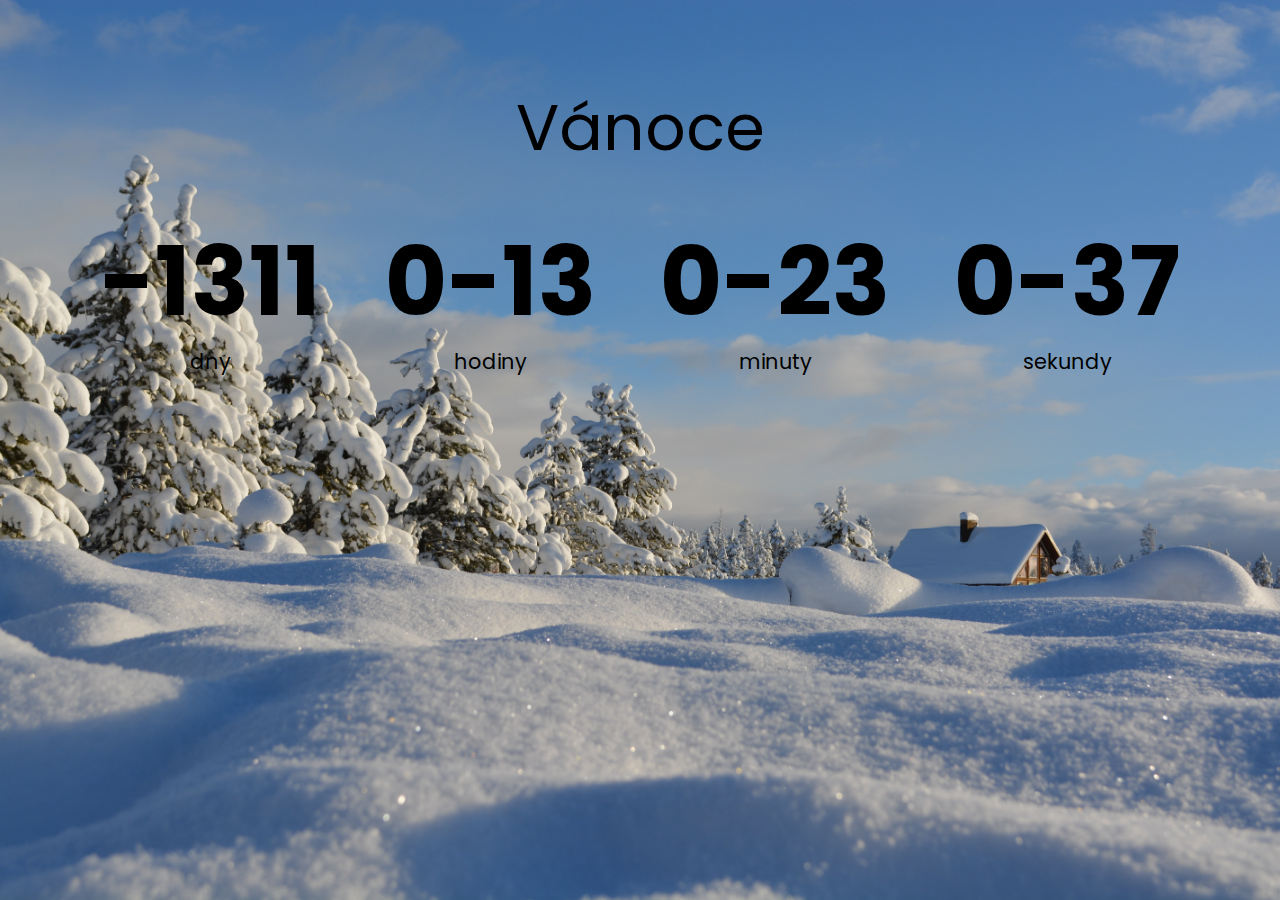
<file: index.html>
<!DOCTYPE html>
<html lang="en">
    <head>
        <meta charset="UTF-8" />
        <meta name="viewport" content="width=device-width, initial-scale=1.0" />
        <title>Vánoční Countdown</title>
        <link rel="stylesheet" href="style.css" />
        <script src="function.js" defer></script>
    </head>
    <body>
        <h1>Vánoce</h1>
            <div class="timer">
                <div class="countdown days-c">
                    <p class="text" id="days">0</p>
                    <span>dny</span>
                </div>
                <div class="countdown hours-c">
                    <p class="text" id="hours">0</p>
                    <span>hodiny</span>
                </div>
                <div class="countdown mins-c">
                    <p class="text" id="mins">0</p>
                    <span>minuty</span>
                </div>
                <div class="countdown seconds-c">
                    <p class="text" id="seconds">0</p>
                    <span>sekundy</span>
                </div>
            </div>
    </body>
</html>
</file>
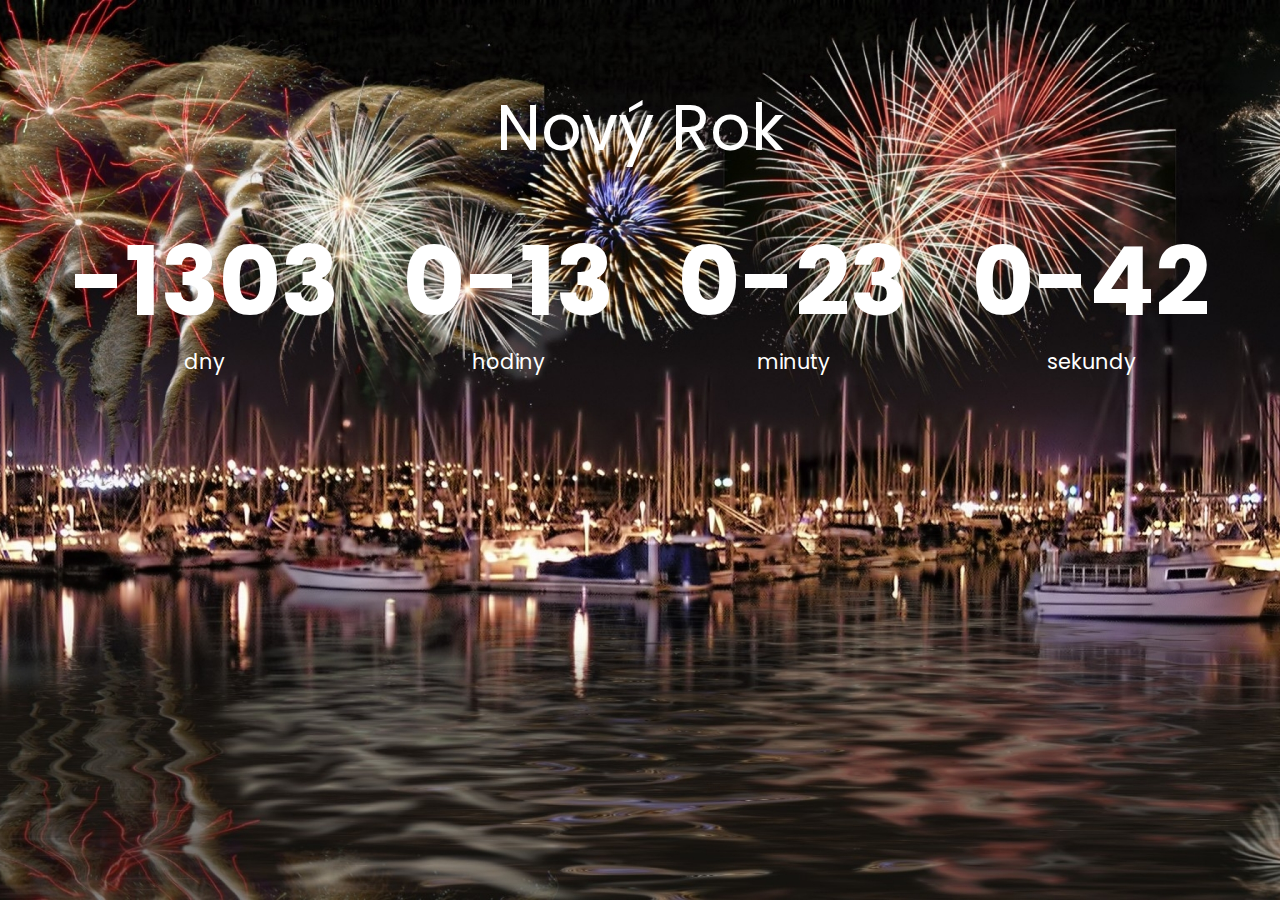
<file: new eve/index.html>
<!DOCTYPE html>
<html lang="en">
    <head>
        <meta charset="UTF-8" />
        <meta name="viewport" content="width=device-width, initial-scale=1.0" />
        <title>Novoroční Countdown</title>
        <link rel="stylesheet" href="style.css" />
        <script src="eve.js" defer></script>
    </head>
    <body>
        <h1>Nový Rok</h1>
            <div class="timer">
                <div class="countdown days-c">
                    <p class="text" id="days">0</p>
                    <span>dny</span>
                </div>
                <div class="countdown hours-c">
                    <p class="text" id="hours">0</p>
                    <span>hodiny</span>
                </div>
                <div class="countdown mins-c">
                    <p class="text" id="mins">0</p>
                    <span>minuty</span>
                </div>
                <div class="countdown seconds-c">
                    <p class="text" id="seconds">0</p>
                    <span>sekundy</span>
                </div>
            </div>
    </body>
</html>
</file>
<file: style.css>
@import url("https://fonts.googleapis.com/css2?family=Poppins:wght@200;400;600&display=swap");

* {
    box-sizing: border-box;
}

body {
    background-image: url("./snow.jpg");
    background-size: cover;
    background-position: center center;
    display: flex;
    flex-direction: column;
    align-items: center;
    min-height: 100vh;
    font-family: "Poppins", sans-serif;
    margin: 0;
}

h1 {
    font-weight: normal;
    font-size: 4rem;
    margin-top: 5rem;
}

.timer {
    display: flex;
    flex-wrap: wrap;
    justify-content: center;
}

.text {
    font-weight: bold;
    font-size: 6rem;
    line-height: 1;
    margin: 1rem 2rem;
}

.countdown {
    text-align: center;
}

.countdown span {
    font-size: 1.3rem;
}
</file>
<file: new eve/style.css>
@import url("https://fonts.googleapis.com/css2?family=Poppins:wght@200;400;600&display=swap");

* {
    box-sizing: border-box;
}

body {
    background-image: url("./firework.jpg");
    background-size: cover;
    background-position: center center;
    display: flex;
    flex-direction: column;
    align-items: center;
    min-height: 100vh;
    font-family: "Poppins", sans-serif;
    margin: 0;
}

h1 {
    font-weight: normal;
    font-size: 4rem;
    margin-top: 5rem;
    color: white;
}

.timer {
    color: white;
    display: flex;
    flex-wrap: wrap;
    justify-content: center;
}

.text {
    color: white;
    font-weight: bold;
    font-size: 6rem;
    line-height: 1;
    margin: 1rem 2rem;
}

.countdown {
    text-align: center;
}

.countdown span {
    font-size: 1.3rem;
}
</file>
